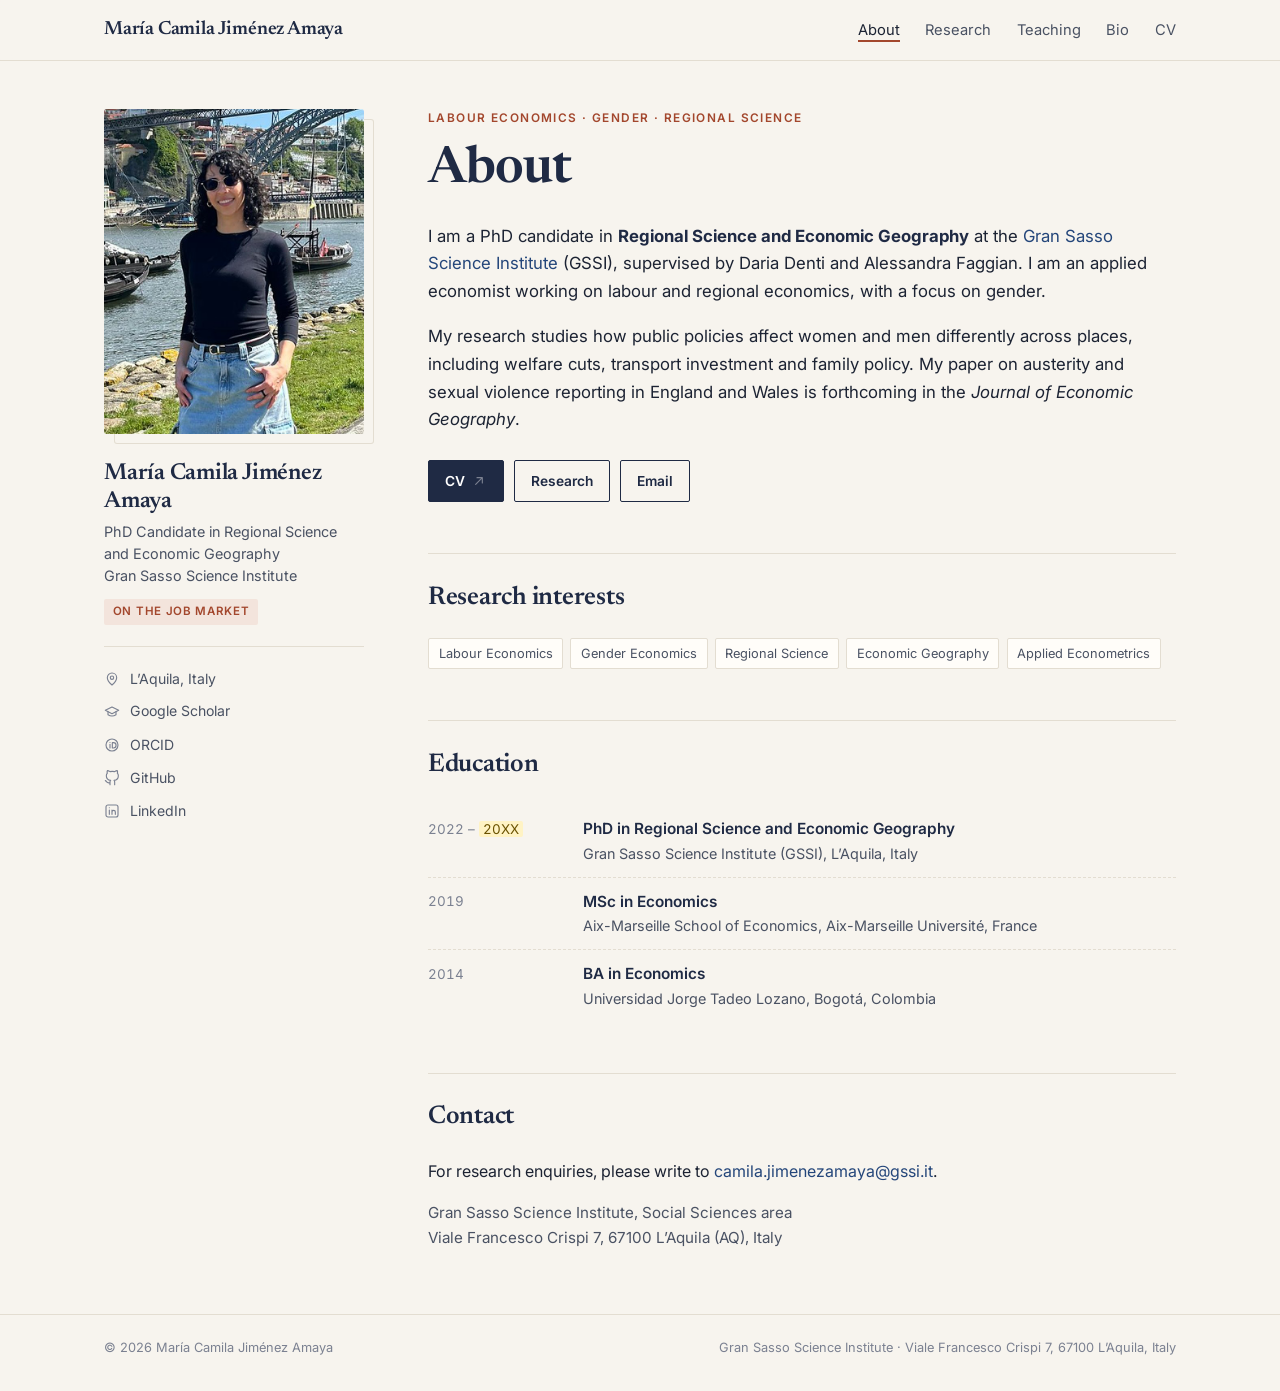
<file: index.html>
<!DOCTYPE html>
<html lang="en">
<head>
  <meta charset="utf-8">
  <meta name="viewport" content="width=device-width, initial-scale=1">
  <title>María Camila Jiménez Amaya</title>
  <meta name="description" content="María Camila Jiménez Amaya, PhD candidate in Regional Science and Economic Geography at the Gran Sasso Science Institute. Labor economics, gender gaps and regional labor markets.">
  <meta name="author" content="María Camila Jiménez Amaya">
  <meta property="og:title" content="María Camila Jiménez Amaya">
  <meta property="og:description" content="María Camila Jiménez Amaya, PhD candidate in Regional Science and Economic Geography at the Gran Sasso Science Institute. Labor economics, gender gaps and regional labor markets.">
  <meta property="og:type" content="website">
  <meta property="og:url" content="https://mariacjimeneza.github.io/">
  <meta property="og:image" content="https://mariacjimeneza.github.io/assets/img/profile.jpg">
  <link rel="canonical" href="https://mariacjimeneza.github.io/">
  <script type="application/ld+json">
  {
    "@context": "https://schema.org",
    "@type": "Person",
    "name": "María Camila Jiménez Amaya",
    "url": "https://mariacjimeneza.github.io/",
    "image": "https://mariacjimeneza.github.io/assets/img/profile.jpg",
    "jobTitle": "PhD Candidate in Regional Science and Economic Geography",
    "affiliation": {"@type": "CollegeOrUniversity", "name": "Gran Sasso Science Institute", "url": "https://www.gssi.it/"},
    "alumniOf": [
      {"@type": "CollegeOrUniversity", "name": "Aix-Marseille Université"},
      {"@type": "CollegeOrUniversity", "name": "Universidad Jorge Tadeo Lozano"}
    ],
    "knowsAbout": ["Labour economics", "Gender economics", "Regional science", "Economic geography", "Applied econometrics"],
    "sameAs": [
      "https://orcid.org/0000-0001-6446-1779",
      "https://scholar.google.com/citations?user=z1n71UMAAAAJ",
      "https://github.com/mariacjimeneza",
      "https://www.linkedin.com/in/mar%C3%ADa-camila-jim%C3%A9nez-amaya-291373195/",
      "https://www.gssi.it/people/students/students-social-science-gssi-cities/item/20030-jimenez-amaya-maria-camila"
    ]
  }
  </script>
  <link rel="icon" href="assets/img/favicon.svg" type="image/svg+xml">
  <link rel="preconnect" href="https://fonts.googleapis.com">
  <link rel="preconnect" href="https://fonts.gstatic.com" crossorigin>
  <link href="https://fonts.googleapis.com/css2?family=Inter:wght@400;500;600;700&family=Newsreader:ital,opsz,wght@0,6..72,400;0,6..72,600;1,6..72,400&display=swap" rel="stylesheet">
  <link rel="stylesheet" href="assets/css/style.css">
</head>
<body>
<a class="skip-link" href="#content">Skip to content</a>

<header class="site-header">
  <div class="inner">
    <a class="brand" href="index.html">María Camila Jiménez Amaya</a>
    <nav aria-label="Main">
      <ul class="nav">
        <li><a href="index.html" aria-current="page">About</a></li>
        <li><a href="research.html">Research</a></li>
        <li><a href="teaching.html">Teaching</a></li>
        <li><a href="bio.html">Bio</a></li>
        <li><a href="files/CV_Jimenez_Amaya.pdf">CV</a></li>
      </ul>
    </nav>
  </div>
</header>

<div class="layout">

  <aside class="profile" aria-label="Profile">
    <img class="portrait" src="assets/img/profile.jpg" alt="Portrait of María Camila Jiménez Amaya" width="640" height="800">
    <h2>María Camila Jiménez Amaya</h2>
    <p class="role">PhD Candidate in Regional Science and Economic Geography<br>Gran Sasso Science Institute</p>
    <span class="jm-badge">On the job market</span>
    <ul>
      <li><svg class="icon" viewBox="0 0 24 24" fill="none" stroke="currentColor" stroke-width="1.7" stroke-linecap="round" stroke-linejoin="round" aria-hidden="true"><path d="M12 21s-7-6.2-7-11a7 7 0 0 1 14 0c0 4.8-7 11-7 11z"/><circle cx="12" cy="10" r="2.5"/></svg>L’Aquila, Italy</li>
      <li><svg class="icon" viewBox="0 0 24 24" fill="none" stroke="currentColor" stroke-width="1.7" stroke-linecap="round" stroke-linejoin="round" aria-hidden="true"><path d="M2 9.5 12 4.5l10 5-10 5z"/><path d="M6 11.5v4.5c3.3 2.2 8.7 2.2 12 0v-4.5"/></svg><a href="https://scholar.google.com/citations?user=z1n71UMAAAAJ&amp;hl=en">Google Scholar</a></li>
      <li><svg class="icon" viewBox="0 0 24 24" fill="none" stroke="currentColor" stroke-width="1.7" stroke-linecap="round" stroke-linejoin="round" aria-hidden="true"><circle cx="12" cy="12" r="9"/><path d="M9 8.2v.01M9 10.8V16.5M12.5 8.5h1.6a4 4 0 0 1 0 8h-1.6z"/></svg><a href="https://orcid.org/0000-0001-6446-1779">ORCID</a></li>
      <li><svg class="icon" viewBox="0 0 24 24" fill="none" stroke="currentColor" stroke-width="1.7" stroke-linecap="round" stroke-linejoin="round" aria-hidden="true"><path d="M9 19c-5 1.5-5-2.5-7-3m14 6v-3.87a3.37 3.37 0 0 0-.94-2.61c3.14-.35 6.44-1.54 6.44-7A5.44 5.44 0 0 0 20 4.77 5.07 5.07 0 0 0 19.91 1S18.73.65 16 2.48a13.38 13.38 0 0 0-7 0C6.27.65 5.09 1 5.09 1A5.07 5.07 0 0 0 5 4.77a5.44 5.44 0 0 0-1.5 3.78c0 5.42 3.3 6.61 6.44 7A3.37 3.37 0 0 0 9 18.13V22"/></svg><a href="https://github.com/mariacjimeneza">GitHub</a></li>
      <li><svg class="icon" viewBox="0 0 24 24" fill="none" stroke="currentColor" stroke-width="1.7" stroke-linecap="round" stroke-linejoin="round" aria-hidden="true"><rect x="3" y="3" width="18" height="18" rx="3"/><path d="M8 10.5V17M8 7.2v.01M12 17v-6.5M12 13.5a2.5 2.5 0 0 1 5 0V17"/></svg><a href="https://www.linkedin.com/in/mar%C3%ADa-camila-jim%C3%A9nez-amaya-291373195/">LinkedIn</a></li>
    </ul>
  </aside>

  <main id="content">

    <p class="eyebrow">Labour economics · Gender · Regional science</p>
    <h1>About</h1>

    <div class="lede">
      <p>I am a PhD candidate in <strong>Regional Science and Economic Geography</strong> at the
      <a href="https://www.gssi.it/">Gran Sasso Science Institute</a> (GSSI), supervised by Daria Denti and
      Alessandra Faggian. I am an applied economist working on labour and regional economics, with a focus on gender.</p>

      <p>My research studies how public policies affect women and men differently across places, including welfare
      cuts, transport investment and family policy. My paper on austerity and sexual violence reporting in England
      and Wales is forthcoming in the <em>Journal of Economic Geography</em>.</p>
    </div>

    <div class="actions">
      <a class="btn solid" href="files/CV_Jimenez_Amaya.pdf">CV <svg class="icon" viewBox="0 0 24 24" fill="none" stroke="currentColor" stroke-width="1.7" stroke-linecap="round" stroke-linejoin="round" aria-hidden="true"><path d="M7 17 17 7M9 7h8v8"/></svg></a>
      <a class="btn" href="research.html">Research</a>
      <a class="btn" href="mailto:camila.jimenezamaya@gssi.it">Email</a>
    </div>

    <h2 class="section">Research interests</h2>
    <ul class="tags">
      <li>Labour Economics</li>
      <li>Gender Economics</li>
      <li>Regional Science</li>
      <li>Economic Geography</li>
      <li>Applied Econometrics</li>
    </ul>

    <h2 class="section">Education</h2>
    <ul class="entries">
      <li><span class="when">2022 – <span class="todo">20XX</span></span>
        <span class="what"><b>PhD in Regional Science and Economic Geography</b>
        <span>Gran Sasso Science Institute (GSSI), L’Aquila, Italy</span></span></li>
      <li><span class="when">2019</span>
        <span class="what"><b>MSc in Economics</b>
        <span>Aix-Marseille School of Economics, Aix-Marseille Université, France</span></span></li>
      <li><span class="when">2014</span>
        <span class="what"><b>BA in Economics</b>
        <span>Universidad Jorge Tadeo Lozano, Bogotá, Colombia</span></span></li>
    </ul>

    <h2 class="section" id="contact">Contact</h2>
    <p style="max-width:68ch;margin:0 0 1rem">For research enquiries, please write to
      <a href="mailto:camila.jimenezamaya@gssi.it">camila.jimenezamaya@gssi.it</a>.</p>
    <p style="max-width:68ch;margin:0;color:var(--ink-soft);font-size:.95rem">
      Gran Sasso Science Institute, Social Sciences area<br>
      Viale Francesco Crispi 7, 67100 L’Aquila (AQ), Italy</p>

  </main>
</div>

<footer class="site-footer">
  <div class="inner">
    <span>© 2026 María Camila Jiménez Amaya</span>
    <span>Gran Sasso Science Institute · Viale Francesco Crispi 7, 67100 L’Aquila, Italy</span>
  </div>
</footer>
</body>
</html>
</file>
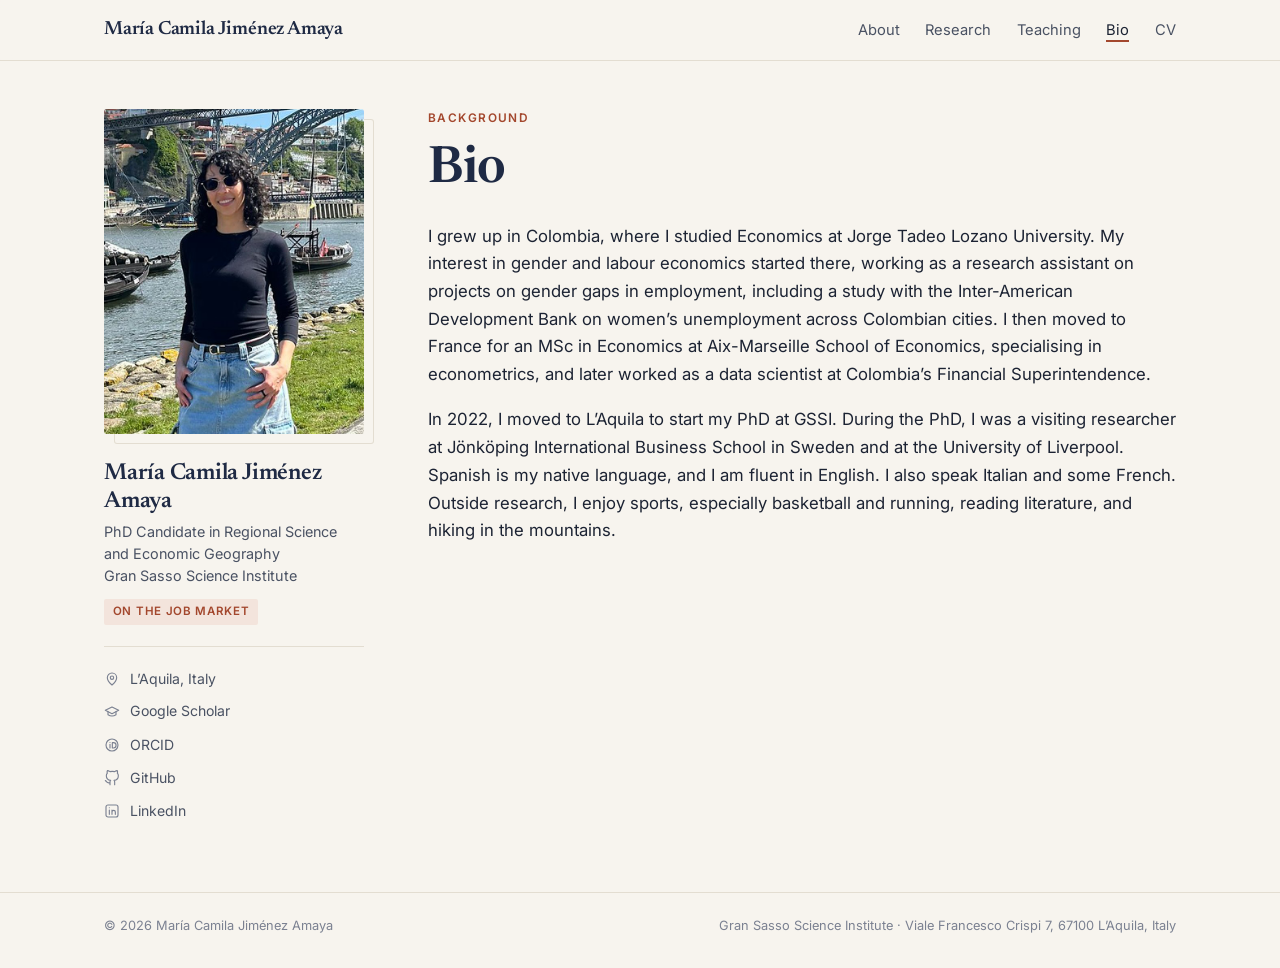
<file: bio.html>
<!DOCTYPE html>
<html lang="en">
<head>
  <meta charset="utf-8">
  <meta name="viewport" content="width=device-width, initial-scale=1">
  <title>Bio · María Camila Jiménez Amaya</title>
  <meta name="description" content="María Camila Jiménez Amaya, PhD candidate in Regional Science and Economic Geography at the Gran Sasso Science Institute. Labor economics, gender gaps and regional labor markets.">
  <meta name="author" content="María Camila Jiménez Amaya">
  <meta property="og:title" content="Bio · María Camila Jiménez Amaya">
  <meta property="og:description" content="María Camila Jiménez Amaya, PhD candidate in Regional Science and Economic Geography at the Gran Sasso Science Institute. Labor economics, gender gaps and regional labor markets.">
  <meta property="og:type" content="website">
  <meta property="og:url" content="https://mariacjimeneza.github.io/bio.html">
  <meta property="og:image" content="https://mariacjimeneza.github.io/assets/img/profile.jpg">
  <link rel="canonical" href="https://mariacjimeneza.github.io/bio.html">
  <link rel="icon" href="assets/img/favicon.svg" type="image/svg+xml">
  <link rel="preconnect" href="https://fonts.googleapis.com">
  <link rel="preconnect" href="https://fonts.gstatic.com" crossorigin>
  <link href="https://fonts.googleapis.com/css2?family=Inter:wght@400;500;600;700&family=Newsreader:ital,opsz,wght@0,6..72,400;0,6..72,600;1,6..72,400&display=swap" rel="stylesheet">
  <link rel="stylesheet" href="assets/css/style.css">
</head>
<body>
<a class="skip-link" href="#content">Skip to content</a>

<header class="site-header">
  <div class="inner">
    <a class="brand" href="index.html">María Camila Jiménez Amaya</a>
    <nav aria-label="Main">
      <ul class="nav">
        <li><a href="index.html">About</a></li>
        <li><a href="research.html">Research</a></li>
        <li><a href="teaching.html">Teaching</a></li>
        <li><a href="bio.html" aria-current="page">Bio</a></li>
        <li><a href="files/CV_Jimenez_Amaya.pdf">CV</a></li>
      </ul>
    </nav>
  </div>
</header>

<div class="layout">

  <aside class="profile" aria-label="Profile">
    <img class="portrait" src="assets/img/profile.jpg" alt="Portrait of María Camila Jiménez Amaya" width="640" height="800">
    <h2>María Camila Jiménez Amaya</h2>
    <p class="role">PhD Candidate in Regional Science and Economic Geography<br>Gran Sasso Science Institute</p>
    <span class="jm-badge">On the job market</span>
    <ul>
      <li><svg class="icon" viewBox="0 0 24 24" fill="none" stroke="currentColor" stroke-width="1.7" stroke-linecap="round" stroke-linejoin="round" aria-hidden="true"><path d="M12 21s-7-6.2-7-11a7 7 0 0 1 14 0c0 4.8-7 11-7 11z"/><circle cx="12" cy="10" r="2.5"/></svg>L’Aquila, Italy</li>
      <li><svg class="icon" viewBox="0 0 24 24" fill="none" stroke="currentColor" stroke-width="1.7" stroke-linecap="round" stroke-linejoin="round" aria-hidden="true"><path d="M2 9.5 12 4.5l10 5-10 5z"/><path d="M6 11.5v4.5c3.3 2.2 8.7 2.2 12 0v-4.5"/></svg><a href="https://scholar.google.com/citations?user=z1n71UMAAAAJ&amp;hl=en">Google Scholar</a></li>
      <li><svg class="icon" viewBox="0 0 24 24" fill="none" stroke="currentColor" stroke-width="1.7" stroke-linecap="round" stroke-linejoin="round" aria-hidden="true"><circle cx="12" cy="12" r="9"/><path d="M9 8.2v.01M9 10.8V16.5M12.5 8.5h1.6a4 4 0 0 1 0 8h-1.6z"/></svg><a href="https://orcid.org/0000-0001-6446-1779">ORCID</a></li>
      <li><svg class="icon" viewBox="0 0 24 24" fill="none" stroke="currentColor" stroke-width="1.7" stroke-linecap="round" stroke-linejoin="round" aria-hidden="true"><path d="M9 19c-5 1.5-5-2.5-7-3m14 6v-3.87a3.37 3.37 0 0 0-.94-2.61c3.14-.35 6.44-1.54 6.44-7A5.44 5.44 0 0 0 20 4.77 5.07 5.07 0 0 0 19.91 1S18.73.65 16 2.48a13.38 13.38 0 0 0-7 0C6.27.65 5.09 1 5.09 1A5.07 5.07 0 0 0 5 4.77a5.44 5.44 0 0 0-1.5 3.78c0 5.42 3.3 6.61 6.44 7A3.37 3.37 0 0 0 9 18.13V22"/></svg><a href="https://github.com/mariacjimeneza">GitHub</a></li>
      <li><svg class="icon" viewBox="0 0 24 24" fill="none" stroke="currentColor" stroke-width="1.7" stroke-linecap="round" stroke-linejoin="round" aria-hidden="true"><rect x="3" y="3" width="18" height="18" rx="3"/><path d="M8 10.5V17M8 7.2v.01M12 17v-6.5M12 13.5a2.5 2.5 0 0 1 5 0V17"/></svg><a href="https://www.linkedin.com/in/mar%C3%ADa-camila-jim%C3%A9nez-amaya-291373195/">LinkedIn</a></li>
    </ul>
  </aside>

  <main id="content">

    <p class="eyebrow">Background</p>
    <h1>Bio</h1>

    <div class="lede">
      <p>I grew up in Colombia, where I studied Economics at Jorge Tadeo Lozano University. My interest in gender
      and labour economics started there, working as a research assistant on projects on gender gaps in
      employment, including a study with the Inter-American Development Bank on women’s unemployment across
      Colombian cities. I then moved to France for an MSc in Economics at Aix-Marseille School of Economics,
      specialising in econometrics, and later worked as a data scientist at Colombia’s Financial Superintendence.</p>

      <p>In 2022, I moved to L’Aquila to start my PhD at GSSI. During the PhD, I was a visiting researcher at
      Jönköping International Business School in Sweden and at the University of Liverpool. Spanish is my native
      language, and I am fluent in English. I also speak Italian and some French. Outside research, I enjoy
      sports, especially basketball and running, reading literature, and hiking in the mountains.</p>
    </div>

  </main>
</div>

<footer class="site-footer">
  <div class="inner">
    <span>© 2026 María Camila Jiménez Amaya</span>
    <span>Gran Sasso Science Institute · Viale Francesco Crispi 7, 67100 L’Aquila, Italy</span>
  </div>
</footer>
</body>
</html>
</file>
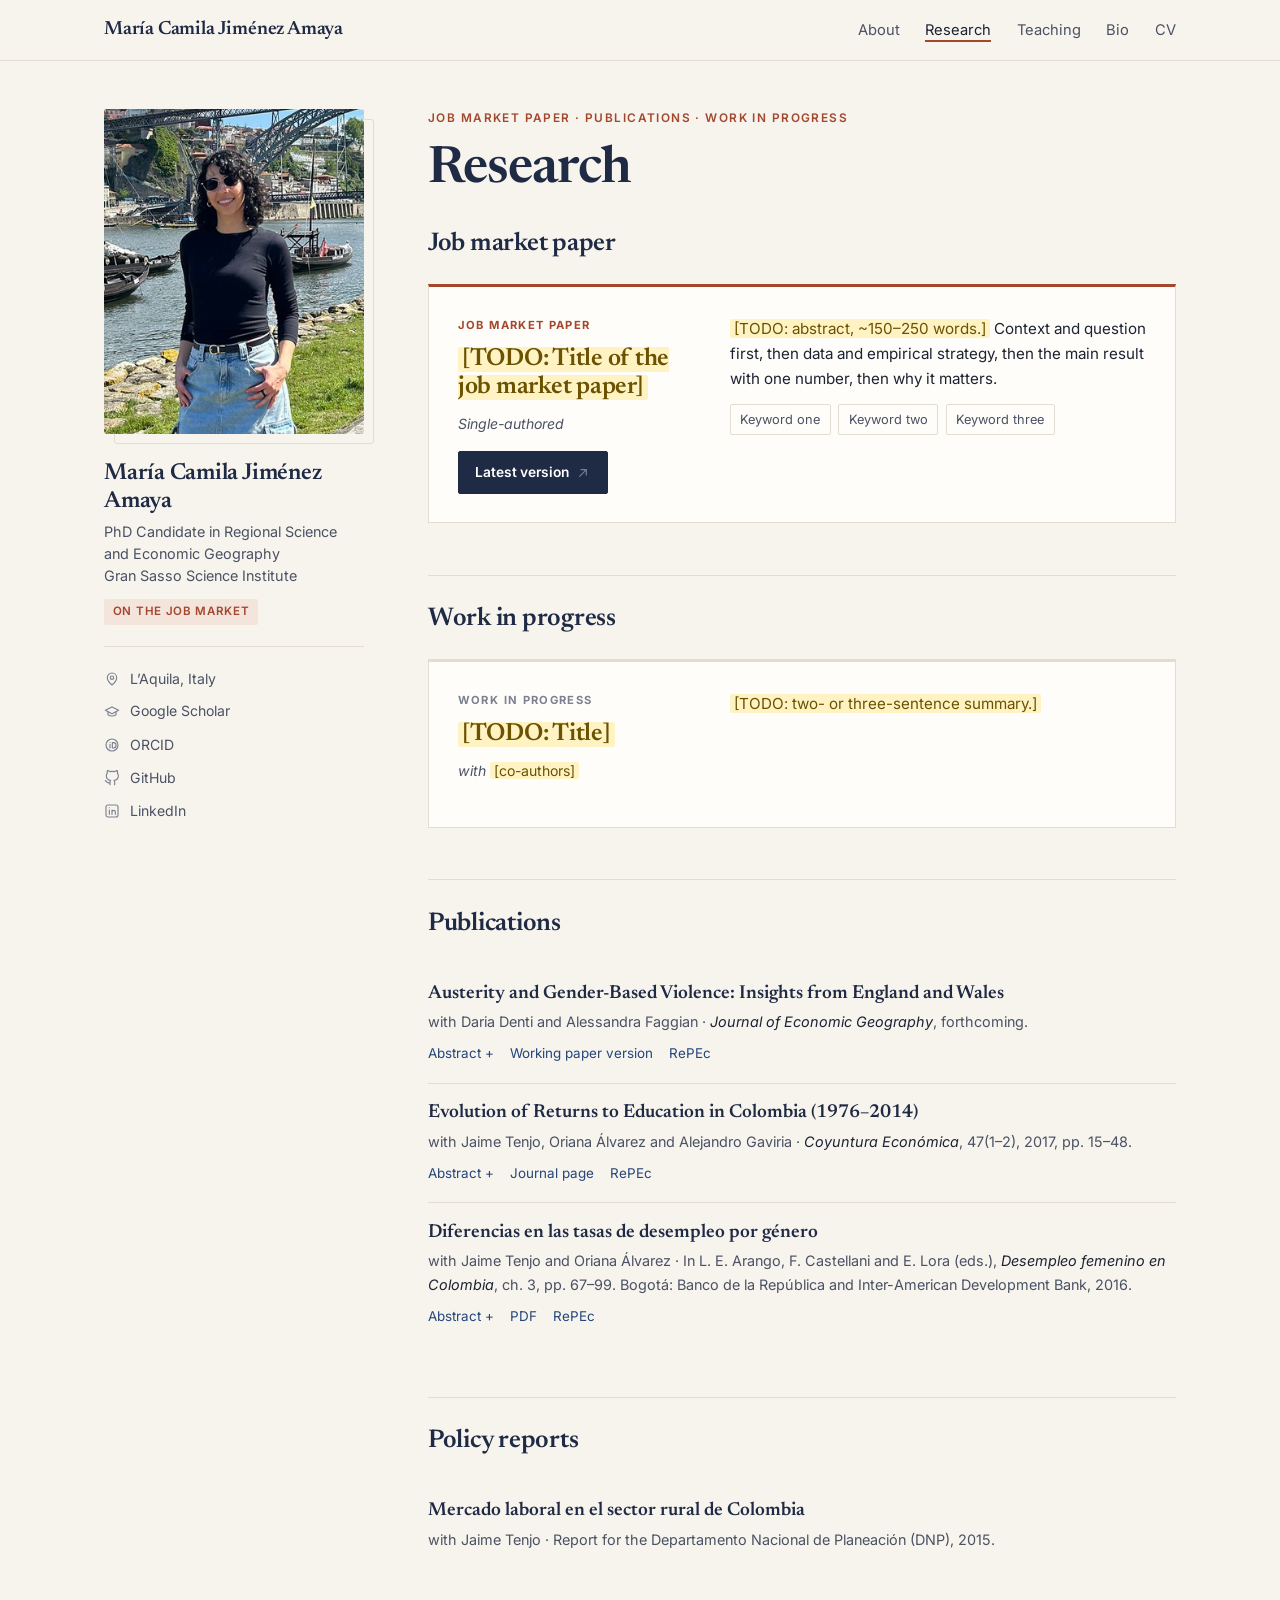
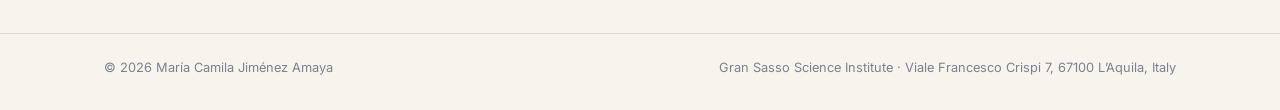
<file: research.html>
<!DOCTYPE html>
<html lang="en">
<head>
  <meta charset="utf-8">
  <meta name="viewport" content="width=device-width, initial-scale=1">
  <title>Research · María Camila Jiménez Amaya</title>
  <meta name="description" content="María Camila Jiménez Amaya, PhD candidate in Regional Science and Economic Geography at the Gran Sasso Science Institute. Labor economics, gender gaps and regional labor markets.">
  <meta name="author" content="María Camila Jiménez Amaya">
  <meta property="og:title" content="Research · María Camila Jiménez Amaya">
  <meta property="og:description" content="María Camila Jiménez Amaya, PhD candidate in Regional Science and Economic Geography at the Gran Sasso Science Institute. Labor economics, gender gaps and regional labor markets.">
  <meta property="og:type" content="website">
  <meta property="og:url" content="https://mariacjimeneza.github.io/research.html">
  <meta property="og:image" content="https://mariacjimeneza.github.io/assets/img/profile.jpg">
  <link rel="canonical" href="https://mariacjimeneza.github.io/research.html">
  <link rel="icon" href="assets/img/favicon.svg" type="image/svg+xml">
  <link rel="preconnect" href="https://fonts.googleapis.com">
  <link rel="preconnect" href="https://fonts.gstatic.com" crossorigin>
  <link href="https://fonts.googleapis.com/css2?family=Inter:wght@400;500;600;700&family=Newsreader:ital,opsz,wght@0,6..72,400;0,6..72,600;1,6..72,400&display=swap" rel="stylesheet">
  <link rel="stylesheet" href="assets/css/style.css">
</head>
<body>
<a class="skip-link" href="#content">Skip to content</a>

<header class="site-header">
  <div class="inner">
    <a class="brand" href="index.html">María Camila Jiménez Amaya</a>
    <nav aria-label="Main">
      <ul class="nav">
        <li><a href="index.html">About</a></li>
        <li><a href="research.html" aria-current="page">Research</a></li>
        <li><a href="teaching.html">Teaching</a></li>
        <li><a href="bio.html">Bio</a></li>
        <li><a href="files/CV_Jimenez_Amaya.pdf">CV</a></li>
      </ul>
    </nav>
  </div>
</header>

<div class="layout">

  <aside class="profile" aria-label="Profile">
    <img class="portrait" src="assets/img/profile.jpg" alt="Portrait of María Camila Jiménez Amaya" width="640" height="800">
    <h2>María Camila Jiménez Amaya</h2>
    <p class="role">PhD Candidate in Regional Science and Economic Geography<br>Gran Sasso Science Institute</p>
    <span class="jm-badge">On the job market</span>
    <ul>
      <li><svg class="icon" viewBox="0 0 24 24" fill="none" stroke="currentColor" stroke-width="1.7" stroke-linecap="round" stroke-linejoin="round" aria-hidden="true"><path d="M12 21s-7-6.2-7-11a7 7 0 0 1 14 0c0 4.8-7 11-7 11z"/><circle cx="12" cy="10" r="2.5"/></svg>L’Aquila, Italy</li>
      <li><svg class="icon" viewBox="0 0 24 24" fill="none" stroke="currentColor" stroke-width="1.7" stroke-linecap="round" stroke-linejoin="round" aria-hidden="true"><path d="M2 9.5 12 4.5l10 5-10 5z"/><path d="M6 11.5v4.5c3.3 2.2 8.7 2.2 12 0v-4.5"/></svg><a href="https://scholar.google.com/citations?user=z1n71UMAAAAJ&amp;hl=en">Google Scholar</a></li>
      <li><svg class="icon" viewBox="0 0 24 24" fill="none" stroke="currentColor" stroke-width="1.7" stroke-linecap="round" stroke-linejoin="round" aria-hidden="true"><circle cx="12" cy="12" r="9"/><path d="M9 8.2v.01M9 10.8V16.5M12.5 8.5h1.6a4 4 0 0 1 0 8h-1.6z"/></svg><a href="https://orcid.org/0000-0001-6446-1779">ORCID</a></li>
      <li><svg class="icon" viewBox="0 0 24 24" fill="none" stroke="currentColor" stroke-width="1.7" stroke-linecap="round" stroke-linejoin="round" aria-hidden="true"><path d="M9 19c-5 1.5-5-2.5-7-3m14 6v-3.87a3.37 3.37 0 0 0-.94-2.61c3.14-.35 6.44-1.54 6.44-7A5.44 5.44 0 0 0 20 4.77 5.07 5.07 0 0 0 19.91 1S18.73.65 16 2.48a13.38 13.38 0 0 0-7 0C6.27.65 5.09 1 5.09 1A5.07 5.07 0 0 0 5 4.77a5.44 5.44 0 0 0-1.5 3.78c0 5.42 3.3 6.61 6.44 7A3.37 3.37 0 0 0 9 18.13V22"/></svg><a href="https://github.com/mariacjimeneza">GitHub</a></li>
      <li><svg class="icon" viewBox="0 0 24 24" fill="none" stroke="currentColor" stroke-width="1.7" stroke-linecap="round" stroke-linejoin="round" aria-hidden="true"><rect x="3" y="3" width="18" height="18" rx="3"/><path d="M8 10.5V17M8 7.2v.01M12 17v-6.5M12 13.5a2.5 2.5 0 0 1 5 0V17"/></svg><a href="https://www.linkedin.com/in/mar%C3%ADa-camila-jim%C3%A9nez-amaya-291373195/">LinkedIn</a></li>
    </ul>
  </aside>

  <main id="content">

    <p class="eyebrow">Job market paper · Publications · Work in progress</p>
    <h1>Research</h1>

    <h2 class="section" id="jmp" style="margin-top:0;border-top:0;padding-top:0">Job market paper</h2>
    <article class="paper">
      <div>
        <p class="label">Job market paper</p>
        <h3><span class="todo">[TODO: Title of the job market paper]</span></h3>
        <p class="authors">Single-authored</p>
        <div class="actions" style="margin:0">
          <a class="btn solid" href="#">Latest version <svg class="icon" viewBox="0 0 24 24" fill="none" stroke="currentColor" stroke-width="1.7" stroke-linecap="round" stroke-linejoin="round" aria-hidden="true"><path d="M7 17 17 7M9 7h8v8"/></svg></a>
        </div>
      </div>
      <div class="abstract">
        <p><span class="todo">[TODO: abstract, ~150–250 words.]</span> Context and question first, then data
        and empirical strategy, then the main result with one number, then why it matters.</p>
        <ul class="tags">
          <li>Keyword one</li><li>Keyword two</li><li>Keyword three</li>
        </ul>
      </div>
    </article>

    <h2 class="section">Work in progress</h2>
    <article class="paper wip">
      <div>
        <p class="label">Work in progress</p>
        <h3><span class="todo">[TODO: Title]</span></h3>
        <p class="authors">with <span class="todo">[co-authors]</span></p>
      </div>
      <div class="abstract"><p><span class="todo">[TODO: two- or three-sentence summary.]</span></p></div>
    </article>

    <h2 class="section">Publications</h2>
    <ul class="pubs">
      <li>
        <p class="pub-title">Austerity and Gender-Based Violence: Insights from England and Wales</p>
        <p class="pub-meta">with Daria Denti and Alessandra Faggian ·
          <em>Journal of Economic Geography</em>, forthcoming.</p>
        <div class="pub-row">
          <details>
            <summary>Abstract</summary>
            <p class="abstract-text">We study how austerity-driven welfare cuts affected gender-based violence in
            England and Wales between 2006 and 2019. Using difference-in-differences and event-study designs, we
            exploit geographic and temporal variation in exposure to the welfare reform, measured with a new
            indicator built from actual government expenditure. Greater exposure raised the reporting of
            gender-based violence, with effects appearing two years after implementation and growing over time;
            they were nearly twice as large outside London and in deprived communities. Victimisation survey data
            show no matching rise in prevalence, which points to a change in victims’ help-seeking behaviour:
            as welfare support shrank, the police became their main remaining avenue for assistance.</p>
          </details>
          <a href="https://www.gssi.it/images/discussion%20papers%20rseg/2025/DPRSEG_2025-16.pdf">Working paper version</a>
          <a href="https://ideas.repec.org/p/ahy/wpaper/wp78.html">RePEc</a>
        </div>
      </li>
      <li>
        <p class="pub-title">Evolution of Returns to Education in Colombia (1976–2014)</p>
        <p class="pub-meta">with Jaime Tenjo, Oriana Álvarez and Alejandro Gaviria ·
          <em>Coyuntura Económica</em>, 47(1–2), 2017, pp. 15–48.</p>
        <div class="pub-row">
          <details>
            <summary>Abstract</summary>
            <p class="abstract-text">We estimate returns to education in Colombia from household surveys over
            nearly four decades, comparing several econometric specifications and correcting for possible
            selection bias. Returns to pre-university education fell steadily over the period, while returns to
            post-secondary education levelled off at around 20% from 1995 onwards.</p>
          </details>
          <a href="https://www.repository.fedesarrollo.org.co/handle/11445/3652?locale-attribute=en">Journal page</a>
          <a href="https://ideas.repec.org/a/col/000438/016611.html">RePEc</a>
        </div>
      </li>
      <li>
        <p class="pub-title">Diferencias en las tasas de desempleo por género</p>
        <p class="pub-meta">with Jaime Tenjo and Oriana Álvarez · In L. E. Arango, F. Castellani and E. Lora (eds.),
          <em>Desempleo femenino en Colombia</em>, ch. 3, pp. 67–99. Bogotá: Banco de la República and
          Inter-American Development Bank, 2016.</p>
        <div class="pub-row">
          <details>
            <summary>Abstract</summary>
            <p class="abstract-text">The chapter documents how gender differences in unemployment have evolved
            in Colombia, reviews the theoretical arguments and the Colombian literature, and analyses the gap
            empirically. Women experience longer unemployment spells than men, especially when married and with
            children, and stronger local economic activity shortens unemployment spells considerably more for women
            than for men.</p>
          </details>
          <a href="https://repositorio.banrep.gov.co/bitstream/handle/20.500.12134/10083/Diferencias_en_las_tasas_de_desempleo_por_genero.pdf">PDF</a>
          <a href="https://ideas.repec.org/h/bdr/bdrcap/2016-isbn9789586643429-cap3.html">RePEc</a>
        </div>
      </li>
    </ul>

    <h2 class="section">Policy reports</h2>
    <ul class="pubs">
      <li>
        <p class="pub-title">Mercado laboral en el sector rural de Colombia</p>
        <p class="pub-meta">with Jaime Tenjo · Report for the Departamento Nacional de Planeación (DNP), 2015.</p>
      </li>
    </ul>

  </main>
</div>

<footer class="site-footer">
  <div class="inner">
    <span>© 2026 María Camila Jiménez Amaya</span>
    <span>Gran Sasso Science Institute · Viale Francesco Crispi 7, 67100 L’Aquila, Italy</span>
  </div>
</footer>
</body>
</html>
</file>
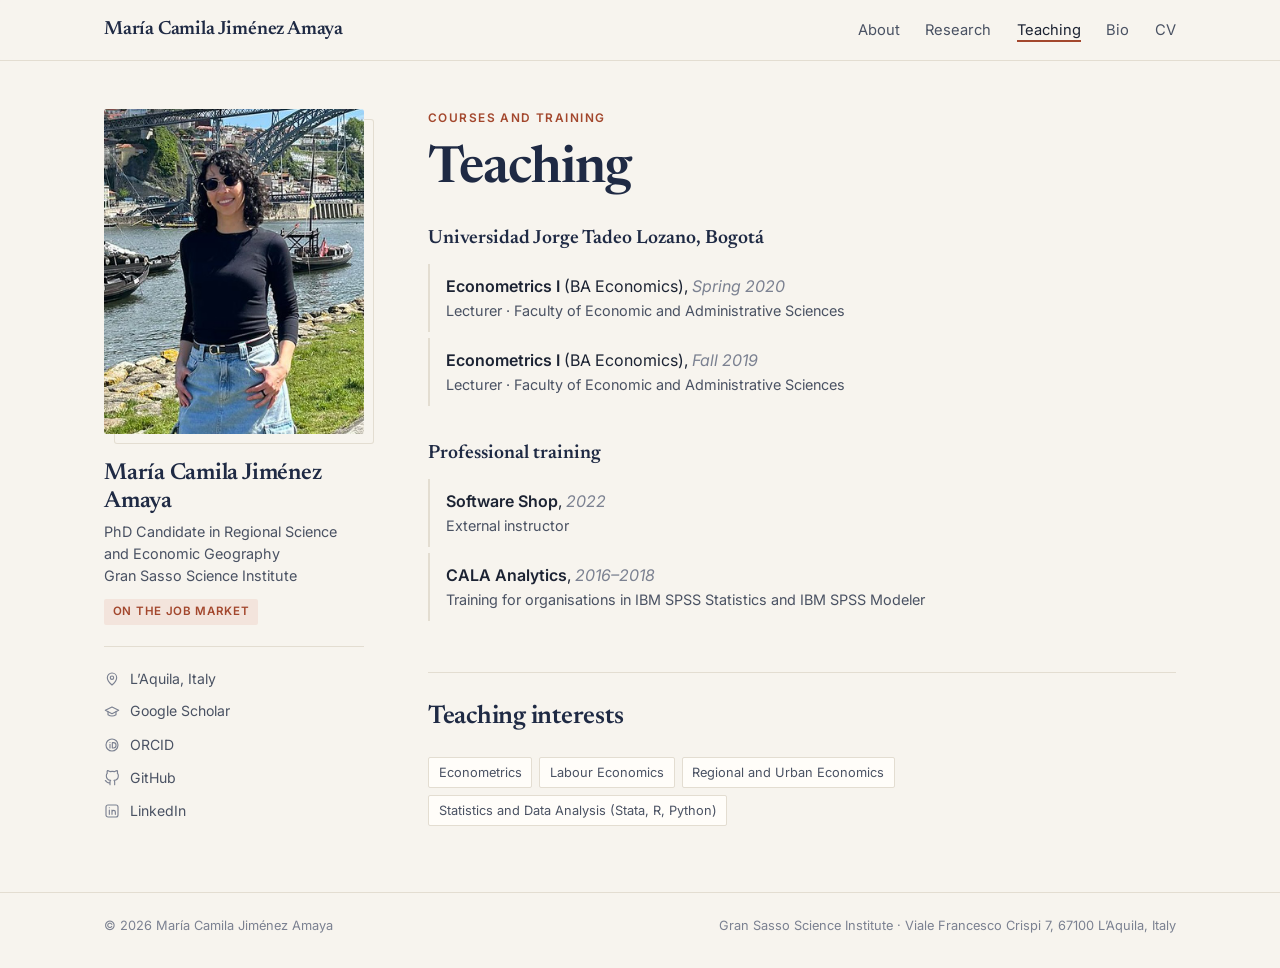
<file: teaching.html>
<!DOCTYPE html>
<html lang="en">
<head>
  <meta charset="utf-8">
  <meta name="viewport" content="width=device-width, initial-scale=1">
  <title>Teaching · María Camila Jiménez Amaya</title>
  <meta name="description" content="María Camila Jiménez Amaya, PhD candidate in Regional Science and Economic Geography at the Gran Sasso Science Institute. Labor economics, gender gaps and regional labor markets.">
  <meta name="author" content="María Camila Jiménez Amaya">
  <meta property="og:title" content="Teaching · María Camila Jiménez Amaya">
  <meta property="og:description" content="María Camila Jiménez Amaya, PhD candidate in Regional Science and Economic Geography at the Gran Sasso Science Institute. Labor economics, gender gaps and regional labor markets.">
  <meta property="og:type" content="website">
  <meta property="og:url" content="https://mariacjimeneza.github.io/teaching.html">
  <meta property="og:image" content="https://mariacjimeneza.github.io/assets/img/profile.jpg">
  <link rel="canonical" href="https://mariacjimeneza.github.io/teaching.html">
  <link rel="icon" href="assets/img/favicon.svg" type="image/svg+xml">
  <link rel="preconnect" href="https://fonts.googleapis.com">
  <link rel="preconnect" href="https://fonts.gstatic.com" crossorigin>
  <link href="https://fonts.googleapis.com/css2?family=Inter:wght@400;500;600;700&family=Newsreader:ital,opsz,wght@0,6..72,400;0,6..72,600;1,6..72,400&display=swap" rel="stylesheet">
  <link rel="stylesheet" href="assets/css/style.css">
</head>
<body>
<a class="skip-link" href="#content">Skip to content</a>

<header class="site-header">
  <div class="inner">
    <a class="brand" href="index.html">María Camila Jiménez Amaya</a>
    <nav aria-label="Main">
      <ul class="nav">
        <li><a href="index.html">About</a></li>
        <li><a href="research.html">Research</a></li>
        <li><a href="teaching.html" aria-current="page">Teaching</a></li>
        <li><a href="bio.html">Bio</a></li>
        <li><a href="files/CV_Jimenez_Amaya.pdf">CV</a></li>
      </ul>
    </nav>
  </div>
</header>

<div class="layout">

  <aside class="profile" aria-label="Profile">
    <img class="portrait" src="assets/img/profile.jpg" alt="Portrait of María Camila Jiménez Amaya" width="640" height="800">
    <h2>María Camila Jiménez Amaya</h2>
    <p class="role">PhD Candidate in Regional Science and Economic Geography<br>Gran Sasso Science Institute</p>
    <span class="jm-badge">On the job market</span>
    <ul>
      <li><svg class="icon" viewBox="0 0 24 24" fill="none" stroke="currentColor" stroke-width="1.7" stroke-linecap="round" stroke-linejoin="round" aria-hidden="true"><path d="M12 21s-7-6.2-7-11a7 7 0 0 1 14 0c0 4.8-7 11-7 11z"/><circle cx="12" cy="10" r="2.5"/></svg>L’Aquila, Italy</li>
      <li><svg class="icon" viewBox="0 0 24 24" fill="none" stroke="currentColor" stroke-width="1.7" stroke-linecap="round" stroke-linejoin="round" aria-hidden="true"><path d="M2 9.5 12 4.5l10 5-10 5z"/><path d="M6 11.5v4.5c3.3 2.2 8.7 2.2 12 0v-4.5"/></svg><a href="https://scholar.google.com/citations?user=z1n71UMAAAAJ&amp;hl=en">Google Scholar</a></li>
      <li><svg class="icon" viewBox="0 0 24 24" fill="none" stroke="currentColor" stroke-width="1.7" stroke-linecap="round" stroke-linejoin="round" aria-hidden="true"><circle cx="12" cy="12" r="9"/><path d="M9 8.2v.01M9 10.8V16.5M12.5 8.5h1.6a4 4 0 0 1 0 8h-1.6z"/></svg><a href="https://orcid.org/0000-0001-6446-1779">ORCID</a></li>
      <li><svg class="icon" viewBox="0 0 24 24" fill="none" stroke="currentColor" stroke-width="1.7" stroke-linecap="round" stroke-linejoin="round" aria-hidden="true"><path d="M9 19c-5 1.5-5-2.5-7-3m14 6v-3.87a3.37 3.37 0 0 0-.94-2.61c3.14-.35 6.44-1.54 6.44-7A5.44 5.44 0 0 0 20 4.77 5.07 5.07 0 0 0 19.91 1S18.73.65 16 2.48a13.38 13.38 0 0 0-7 0C6.27.65 5.09 1 5.09 1A5.07 5.07 0 0 0 5 4.77a5.44 5.44 0 0 0-1.5 3.78c0 5.42 3.3 6.61 6.44 7A3.37 3.37 0 0 0 9 18.13V22"/></svg><a href="https://github.com/mariacjimeneza">GitHub</a></li>
      <li><svg class="icon" viewBox="0 0 24 24" fill="none" stroke="currentColor" stroke-width="1.7" stroke-linecap="round" stroke-linejoin="round" aria-hidden="true"><rect x="3" y="3" width="18" height="18" rx="3"/><path d="M8 10.5V17M8 7.2v.01M12 17v-6.5M12 13.5a2.5 2.5 0 0 1 5 0V17"/></svg><a href="https://www.linkedin.com/in/mar%C3%ADa-camila-jim%C3%A9nez-amaya-291373195/">LinkedIn</a></li>
    </ul>
  </aside>

  <main id="content">

    <p class="eyebrow">Courses and training</p>
    <h1>Teaching</h1>

    <!-- TODO: add any teaching assistance at GSSI here, most recent first, e.g.
    <section class="inst">
      <h3>Gran Sasso Science Institute</h3>
      <ul class="courses">
        <li><span class="course">Course name</span> (PhD), <span class="term">Spring 2025</span>
          <span class="detail">TA: tutorials (xx hours, in English)</span></li>
      </ul>
    </section>
    -->

    <section class="inst">
      <h3>Universidad Jorge Tadeo Lozano, Bogotá</h3>
      <ul class="courses">
        <li><span class="course">Econometrics I</span> (BA Economics), <span class="term">Spring 2020</span>
          <span class="detail">Lecturer · Faculty of Economic and Administrative Sciences</span></li>
        <li><span class="course">Econometrics I</span> (BA Economics), <span class="term">Fall 2019</span>
          <span class="detail">Lecturer · Faculty of Economic and Administrative Sciences</span></li>
      </ul>
    </section>

    <section class="inst">
      <h3>Professional training</h3>
      <ul class="courses">
        <li><span class="course">Software Shop</span>, <span class="term">2022</span>
          <span class="detail">External instructor</span></li>
        <li><span class="course">CALA Analytics</span>, <span class="term">2016–2018</span>
          <span class="detail">Training for organisations in IBM SPSS Statistics and IBM SPSS Modeler</span></li>
      </ul>
    </section>

    <h2 class="section">Teaching interests</h2>
    <ul class="tags">
      <li>Econometrics</li>
      <li>Labour Economics</li>
      <li>Regional and Urban Economics</li>
      <li>Statistics and Data Analysis (Stata, R, Python)</li>
    </ul>

  </main>
</div>

<footer class="site-footer">
  <div class="inner">
    <span>© 2026 María Camila Jiménez Amaya</span>
    <span>Gran Sasso Science Institute · Viale Francesco Crispi 7, 67100 L’Aquila, Italy</span>
  </div>
</footer>
</body>
</html>
</file>
<file: assets/css/style.css>
/* ==========================================================================
   María Camila Jiménez Amaya — personal academic website
   Plain HTML/CSS, no build step. Colours and fonts are set in :root below.
   ========================================================================== */

:root {
  --bg: #f7f4ee;          /* warm paper */
  --surface: #fffdf9;     /* cards */
  --ink: #1c2333;         /* body text */
  --ink-soft: #4a5263;    /* secondary text */
  --muted: #7b8191;       /* dates, meta */
  --rule: #e3ddd1;        /* hairlines */
  --accent: #a3472d;      /* terracotta: labels, links on hover */
  --accent-soft: #f3e4dc;
  --navy: #1f2a44;        /* buttons, name */
  --link: #24467a;

  --serif: "Newsreader", "Source Serif 4", Georgia, "Times New Roman", serif;
  --sans: "Inter", -apple-system, BlinkMacSystemFont, "Segoe UI", Roboto, Helvetica, Arial, sans-serif;

  --maxw: 1120px;
  --sidebar: 260px;
}

*,
*::before,
*::after { box-sizing: border-box; }

html { -webkit-text-size-adjust: 100%; scroll-behavior: smooth; }

body {
  margin: 0;
  background: var(--bg);
  color: var(--ink);
  font-family: var(--sans);
  font-size: 16px;
  line-height: 1.65;
  -webkit-font-smoothing: antialiased;
}

a { color: var(--link); text-decoration: none; border-bottom: 1px solid transparent; transition: color .15s, border-color .15s; }
a:hover { color: var(--accent); border-bottom-color: currentColor; }
a:focus-visible, button:focus-visible, summary:focus-visible { outline: 2px solid var(--accent); outline-offset: 3px; border-radius: 2px; }

img { max-width: 100%; display: block; }

.skip-link { position: absolute; left: -9999px; }
.skip-link:focus { left: 1rem; top: 1rem; background: var(--navy); color: #fff; padding: .5rem .75rem; z-index: 10; }

/* ---------- Top navigation ---------- */
.site-header {
  position: sticky; top: 0; z-index: 5;
  background: rgba(247, 244, 238, .92);
  backdrop-filter: saturate(140%) blur(6px);
  border-bottom: 1px solid var(--rule);
}
.site-header .inner {
  max-width: var(--maxw); margin: 0 auto; padding: .9rem 1.5rem;
  display: flex; align-items: center; justify-content: space-between; gap: 1rem;
}
.brand { font-family: var(--serif); font-size: 1.2rem; font-weight: 600; color: var(--navy); border: 0; letter-spacing: -.01em; }
.brand:hover { border: 0; color: var(--navy); }
.nav { display: flex; gap: 1.6rem; list-style: none; margin: 0; padding: 0; font-size: .92rem; }
.nav a { color: var(--ink-soft); border: 0; padding: .2rem 0; }
.nav a:hover { color: var(--ink); }
.nav a[aria-current="page"] { color: var(--ink); box-shadow: inset 0 -2px 0 var(--accent); }

/* ---------- Page layout ---------- */
.layout {
  max-width: var(--maxw); margin: 0 auto; padding: 3rem 1.5rem 4rem;
  display: grid; grid-template-columns: var(--sidebar) minmax(0, 1fr); gap: 4rem;
}

/* ---------- Sidebar (profile) ---------- */
.profile { position: sticky; top: 5.5rem; align-self: start; }
.portrait {
  width: 100%; height: auto; aspect-ratio: 4 / 5; object-fit: cover; object-position: center top;
  border-radius: 3px;
  box-shadow: 10px 10px 0 -1px var(--bg), 10px 10px 0 0 var(--rule);
}
/* Placeholder shown until a photo is added (see README). */
.portrait.placeholder {
  display: grid; place-items: center;
  background: linear-gradient(160deg, #e9e2d5, #d9cfbf);
  font-family: var(--serif); font-size: 3.4rem; color: var(--navy); letter-spacing: .02em;
}
.profile h2 { font-family: var(--serif); font-weight: 600; font-size: 1.45rem; line-height: 1.2; margin: 1.6rem 0 .35rem; color: var(--navy); letter-spacing: -.01em; }
.profile .role { margin: 0; font-size: .9rem; color: var(--ink-soft); line-height: 1.5; }
.profile .jm-badge {
  display: inline-block; margin-top: .8rem; padding: .22rem .55rem;
  font-size: .72rem; font-weight: 600; letter-spacing: .06em; text-transform: uppercase;
  color: var(--accent); background: var(--accent-soft); border-radius: 2px;
}
.profile ul { list-style: none; padding: 0; margin: 1.3rem 0 0; border-top: 1px solid var(--rule); padding-top: 1rem; font-size: .88rem; }
.profile li { display: flex; align-items: center; gap: .6rem; padding: .28rem 0; color: var(--ink-soft); }
.profile li a { color: var(--ink-soft); }
.profile li a:hover { color: var(--accent); }
.icon { width: 16px; height: 16px; flex: none; color: var(--muted); }

/* ---------- Main content ---------- */
main { min-width: 0; }
.eyebrow {
  font-size: .74rem; font-weight: 600; letter-spacing: .12em; text-transform: uppercase;
  color: var(--accent); margin: 0 0 .9rem;
}
h1 {
  font-family: var(--serif); font-weight: 600; color: var(--navy);
  font-size: clamp(2.2rem, 4.2vw, 3.2rem); line-height: 1.08; letter-spacing: -.02em;
  margin: 0 0 1.5rem;
}
h2.section {
  font-family: var(--serif); font-weight: 600; color: var(--navy);
  font-size: 1.6rem; letter-spacing: -.01em; margin: 3.2rem 0 1.2rem;
  padding-top: 1.4rem; border-top: 1px solid var(--rule);
}
h3 { font-family: var(--serif); font-weight: 600; color: var(--navy); }

.lede p { font-size: 1.05rem; color: var(--ink); margin: 0 0 1.1rem; max-width: 68ch; }
.lede strong { color: var(--navy); }

.callout {
  border-left: 3px solid var(--accent); background: var(--surface);
  padding: .9rem 1.1rem; margin: 1.6rem 0; max-width: 68ch; font-size: .98rem;
}
.callout strong { color: var(--navy); }

.actions { display: flex; flex-wrap: wrap; gap: .6rem; margin: 1.6rem 0 0; }
.btn {
  display: inline-flex; align-items: center; gap: .4rem;
  font-size: .86rem; font-weight: 600; padding: .55rem 1rem; border-radius: 2px;
  border: 1px solid var(--navy); color: var(--navy); background: transparent;
}
.btn:hover { background: var(--navy); color: #fff; border-color: var(--navy); }
.btn.solid { background: var(--navy); color: #fff; }
.btn.solid:hover { background: var(--accent); border-color: var(--accent); }

.tags { display: flex; flex-wrap: wrap; gap: .45rem; padding: 0; margin: 0; list-style: none; }
.tags li {
  font-size: .8rem; padding: .25rem .6rem; border: 1px solid var(--rule); background: var(--surface);
  border-radius: 2px; color: var(--ink-soft);
}

/* Timeline-style lists (education, experience) */
.entries { list-style: none; padding: 0; margin: 0; }
.entries li { display: grid; grid-template-columns: 8.5rem 1fr; gap: 1.2rem; padding: .7rem 0; border-bottom: 1px dashed var(--rule); }
.entries li:last-child { border-bottom: 0; }
.entries .when { font-size: .84rem; color: var(--muted); font-variant-numeric: tabular-nums; padding-top: .1rem; }
.entries .what { font-size: .96rem; }
.entries .what b { color: var(--navy); font-weight: 600; }
.entries .what span { display: block; color: var(--ink-soft); font-size: .9rem; }

/* ---------- Research: paper cards (Karge-style) ---------- */
.paper {
  display: grid; grid-template-columns: minmax(200px, 15rem) 1fr; gap: 2rem;
  background: var(--surface); border: 1px solid var(--rule); border-top: 3px solid var(--accent);
  padding: 1.8rem; margin: 0 0 1.4rem;
}
.paper .label { font-size: .7rem; font-weight: 700; letter-spacing: .12em; text-transform: uppercase; color: var(--accent); margin: 0 0 .7rem; }
.paper h3 { font-size: 1.55rem; line-height: 1.15; margin: 0 0 .6rem; letter-spacing: -.01em; }
.paper .authors { font-size: .88rem; color: var(--ink-soft); font-style: italic; margin: 0 0 1rem; }
.paper .abstract { font-size: .95rem; color: var(--ink); margin: 0; }
.paper .abstract p { margin: 0 0 .8rem; }
.paper.wip { border-top-color: var(--rule); }
.paper.wip .label { color: var(--muted); }

/* Publication list */
.pubs { list-style: none; padding: 0; margin: 0; }
.pubs > li { padding: 1.1rem 0; border-bottom: 1px solid var(--rule); }
.pubs > li:last-child { border-bottom: 0; }
.pub-title { font-family: var(--serif); font-size: 1.18rem; font-weight: 600; color: var(--navy); line-height: 1.3; margin: 0 0 .25rem; }
.pub-meta { font-size: .9rem; color: var(--ink-soft); margin: 0; }
.pub-meta em { color: var(--ink); }
.pub-links { display: flex; flex-wrap: wrap; gap: 1rem; margin-top: .5rem; font-size: .84rem; }
.pub-links a, .pub-links summary { font-weight: 600; }
details summary { cursor: pointer; color: var(--link); list-style: none; display: inline; }
details summary::-webkit-details-marker { display: none; }
details summary::after { content: " +"; }
details[open] summary::after { content: " −"; }
details[open] summary { color: var(--accent); }
details .abstract-text { font-size: .92rem; color: var(--ink-soft); margin: .6rem 0 0; max-width: 72ch; }
.pub-row { display: flex; flex-wrap: wrap; gap: 1rem; align-items: baseline; margin-top: .5rem; font-size: .84rem; }

/* ---------- Teaching (Champalaune-style) ---------- */
.inst { margin: 0 0 2rem; }
.inst h3 { font-size: 1.2rem; margin: 0 0 .6rem; }
.courses { list-style: none; padding: 0; margin: 0; }
.courses li { padding: .55rem 0 .55rem 1rem; border-left: 2px solid var(--rule); margin-bottom: .4rem; }
.courses .course { font-weight: 600; color: var(--ink); }
.courses .term { font-style: italic; color: var(--muted); font-weight: 400; }
.courses .detail { display: block; font-size: .9rem; color: var(--ink-soft); }

/* Placeholder marker — search the code for "TODO" to find every one. */
.todo { background: #fff3c4; color: #6b5200; padding: 0 .25rem; border-radius: 2px; font-style: normal; }

/* ---------- Footer ---------- */
.site-footer { border-top: 1px solid var(--rule); }
.site-footer .inner { max-width: var(--maxw); margin: 0 auto; padding: 1.4rem 1.5rem 2rem; font-size: .8rem; color: var(--muted); display: flex; justify-content: space-between; flex-wrap: wrap; gap: .5rem; }
.site-footer a { color: var(--muted); }

/* ---------- Responsive ---------- */
@media (max-width: 900px) {
  .layout { grid-template-columns: 1fr; gap: 2.5rem; padding-top: 2rem; }
  .profile { position: static; display: grid; grid-template-columns: 120px 1fr; gap: 0 1.3rem; align-items: start; }
  .portrait { grid-row: span 4; box-shadow: none; }
  .portrait.placeholder { font-size: 2rem; }
  .profile h2 { margin-top: 0; }
  .profile ul { grid-column: 1 / -1; }
  .paper { grid-template-columns: 1fr; gap: 1rem; padding: 1.4rem; }
}
@media (max-width: 560px) {
  .site-header .inner { flex-direction: column; align-items: flex-start; gap: .4rem; }
  .nav { gap: 1.1rem; }
  .entries li { grid-template-columns: 1fr; gap: .1rem; }
  .profile { grid-template-columns: 96px 1fr; }
}

@media print {
  .site-header, .profile ul, .actions, .site-footer { display: none; }
  .layout { display: block; padding: 0; }
  body { background: #fff; }
}
</file>
